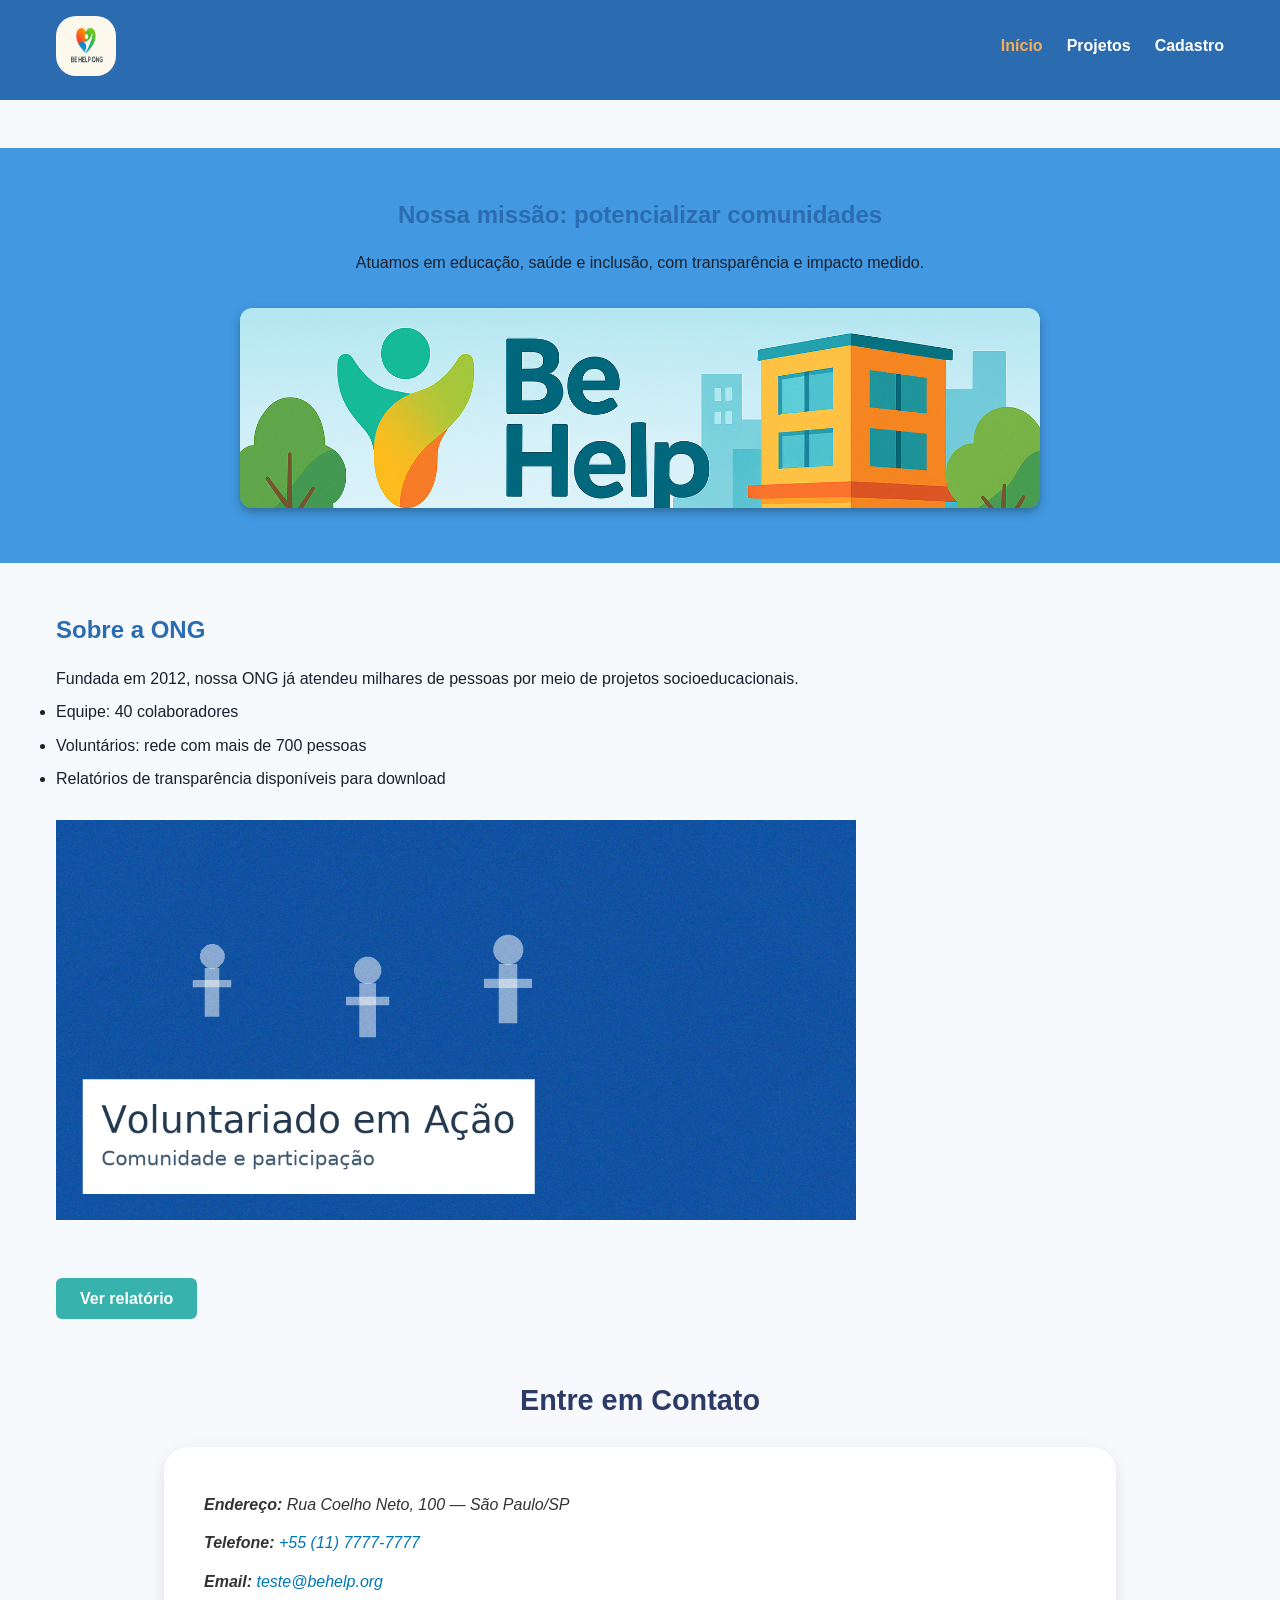
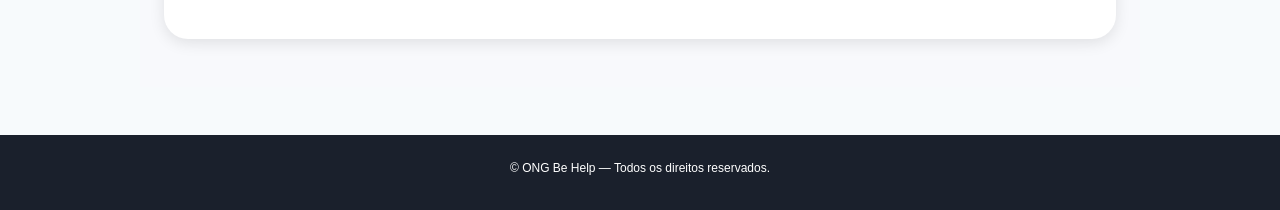
<file: index.html>
<!doctype html>
<html lang="pt-BR">
<head>
  <meta charset="utf-8" />
  <meta name="viewport" content="width=device-width,initial-scale=1" />
  <title>ONG Be Help — Transformando Vidas</title>
  <meta name="description" content="ONG Be Help — missão, projetos e como ajudar" />
  <link rel="stylesheet" href="assets/css/style.min.css">
</head>
<body>
<header class="site-header" role="banner">
  <div class="container header-container">
    <a href="index.html" class="brand" aria-label="Início - ONG Be Help">
      <img src="assets/images/logo.png" class="logo" alt="Logotipo ONG Be Help" />
    </a>
    <button class="menu-toggle" aria-label="Abrir menu" aria-expanded="false" type="button">
      <span class="bar"></span>
      <span class="bar"></span>
      <span class="bar"></span>
    </button>
    <nav class="main-nav" role="navigation" aria-label="Menu principal">
      <ul class="menu">
        <li><a href="index.html" aria-current="page">Início</a></li>
        <li><a href="projetos.html">Projetos</a></li>
        <li><a href="cadastro.html">Cadastro</a></li>
      </ul>
    </nav>
  </div>
</header>
<main id="main" role="main">
  <section class="hero" aria-labelledby="hero-title">
    <div class="container">
      <h1 id="hero-title">Nossa missão: potencializar comunidades</h1>
      <p>Atuamos em educação, saúde e inclusão, com transparência e impacto medido.</p>
      <img class="main-banner" src="assets/images/banner_img.png" alt="Voluntários em ação" loading="lazy" />
    </div>
  </section>
  <section class="about container" aria-labelledby="about-title">
    <h2 id="about-title">Sobre a ONG</h2>
    <p>Fundada em 2012, nossa ONG já atendeu milhares de pessoas por meio de projetos socioeducacionais.</p>
    <ul>
      <li>Equipe: 40 colaboradores</li>
      <li>Voluntários: rede com mais de 700 pessoas</li>
      <li>Relatórios de transparência disponíveis para download</li>
    </ul>
    <div class="container-img">
      <img src="assets/images/voluntariado_real.png" alt="Voluntário em ação" loading="lazy" class="img-voluntario" />
    </div>
    <a href="#"  class="btn" aria-label="Download relatório de transparência">Ver relatório</a>
  </section>
  <section class="contact container" aria-labelledby="contact-title">
    <h2 id="contact-title">Entre em Contato</h2>
    <div class="contact-card">
      <address>
        <p><strong>Endereço:</strong> Rua Coelho Neto, 100 — São Paulo/SP</p>
        <p><strong>Telefone:</strong> <a href="tel:+551177777777">+55 (11) 7777-7777</a></p>
        <p><strong>Email:</strong> <a href="mailto:teste@behelp.org">teste@behelp.org</a></p>
      </address>
    </div>
  </section>
</main>
<footer class="site-footer" role="contentinfo">
  <div class="container">
    <p>&copy; <span id="year"></span> ONG Be Help — Todos os direitos reservados.</p>
  </div>
</footer>
<script src="assets/js/main.min.js"></script>
</body>
</html>
</file>
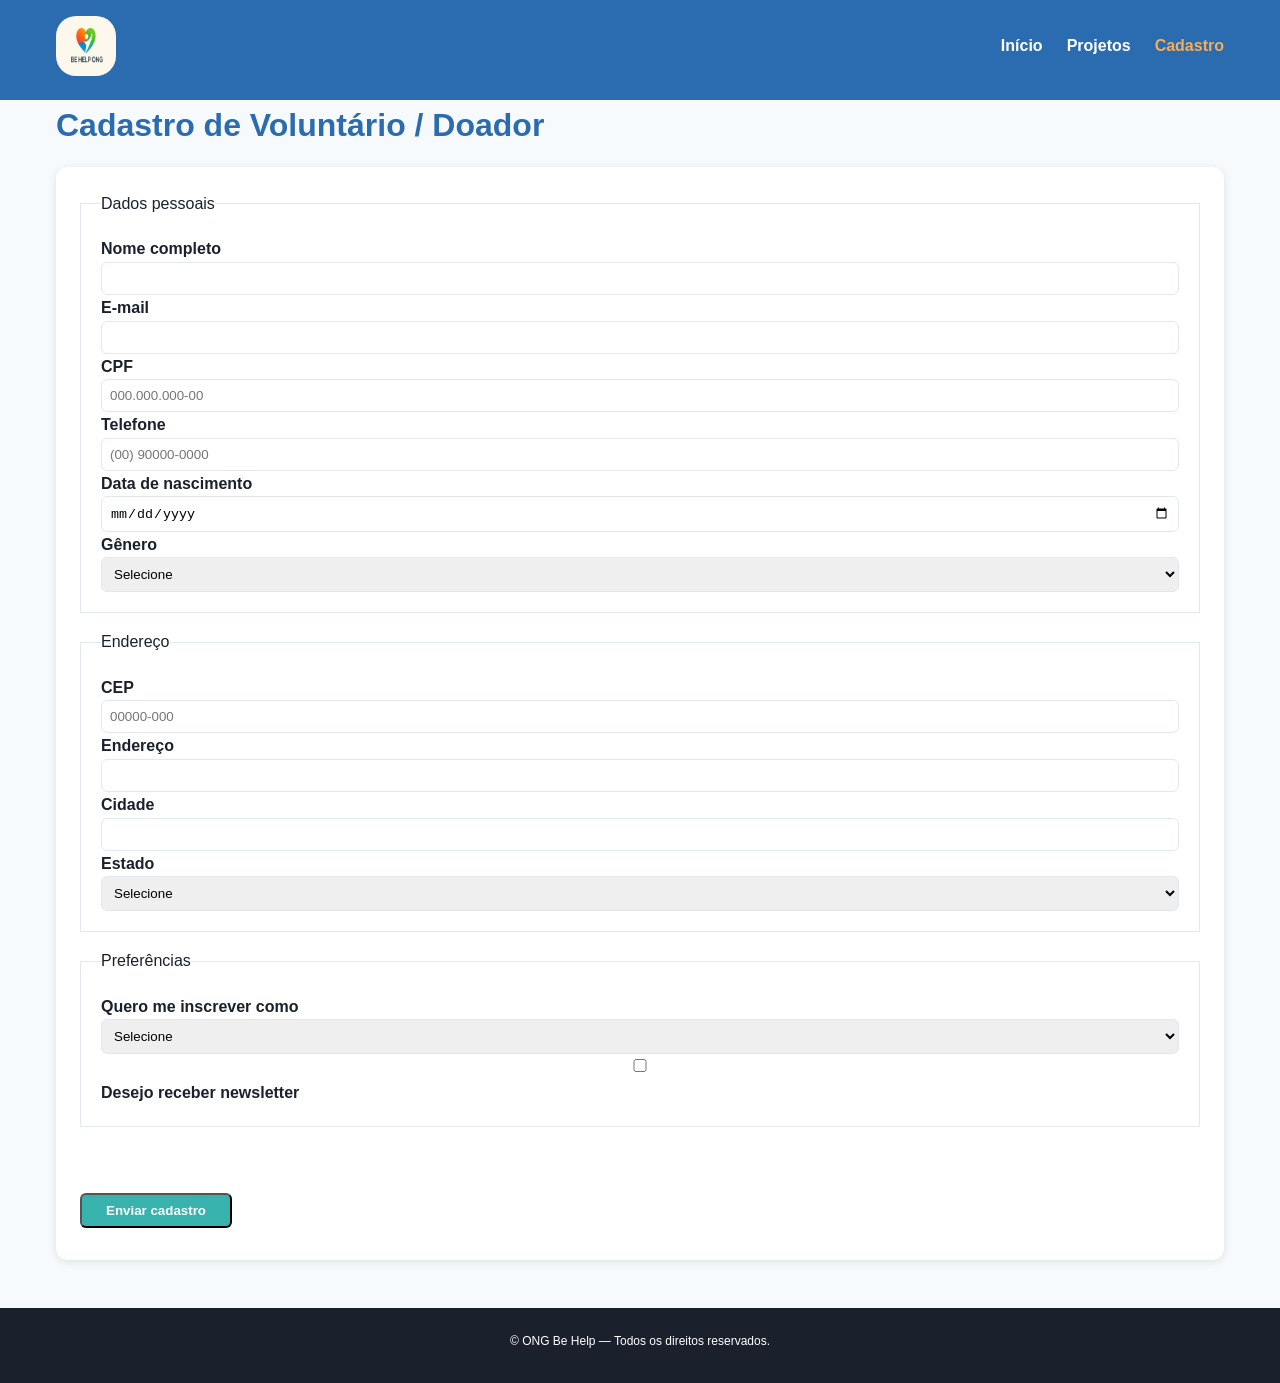
<file: cadastro.html>
<!doctype html>
<html lang="pt-BR">
<head>
  <meta charset="utf-8" />
  <meta name="viewport" content="width=device-width,initial-scale=1" />
  <title>Cadastro — ONG Be Help</title>
  <link rel="stylesheet" href="assets/css/style.min.css">
</head>
<body>
<header class="site-header" role="banner">
  <div class="container header-container">
    <a href="index.html" class="brand" aria-label="Início - ONG Be Help">
      <img src="assets/images/logo.png" class="logo" alt="Logotipo ONG Be Help" />
    </a>

    <button class="menu-toggle" aria-label="Abrir menu" aria-expanded="false" type="button">
      <span class="bar"></span>
      <span class="bar"></span>
      <span class="bar"></span>
    </button>

    <nav class="main-nav" role="navigation" aria-label="Menu principal">
      <ul class="menu">
        <li><a href="index.html">Início</a></li>
        <li><a href="projetos.html">Projetos</a></li>
        <li><a href="cadastro.html" aria-current="page">Cadastro</a></li>
      </ul>
    </nav>
  </div>
</header>

<main class="container" role="main">
  <h1>Cadastro de Voluntário / Doador</h1>

  <form id="cadastroForm" action="#" method="post" novalidate>
<fieldset>
  <legend>Dados pessoais</legend>

  <label for="nome">Nome completo</label>
  <input id="nome" name="nome" type="text" required autocomplete="name" minlength="3" />

  <label for="email">E-mail</label>
  <input id="email" name="email" type="email" required autocomplete="email" />

  <label for="cpf">CPF</label>
  <input id="cpf" name="cpf" type="text" inputmode="numeric" required aria-describedby="cpfHelp"
    pattern="\d{3}\.\d{3}\.\d{3}-\d{2}" placeholder="000.000.000-00" />

  <label for="telefone">Telefone</label>
  <input id="telefone" name="telefone" type="tel" inputmode="tel" required placeholder="(00) 90000-0000" />

  <label for="nascimento">Data de nascimento</label>
  <input id="nascimento" name="nascimento" type="date" required max="2008-12-31" />

  <label for="genero">Gênero</label>
  <select id="genero" name="genero" required>
    <option value="">Selecione</option>
    <option value="masculino">Masculino</option>
    <option value="feminino">Feminino</option>
    <option value="outro">Outro</option>
    <option value="nao_informar">Prefiro não informar</option>
  </select>
</fieldset>


    <fieldset>
      <legend>Endereço</legend>

      <label for="cep">CEP</label>
      <input id="cep" name="cep" type="text" inputmode="numeric" required placeholder="00000-000"
        pattern="\d{5}-\d{3}" />

      <label for="endereco">Endereço</label>
      <input id="endereco" name="endereco" type="text" required />

      <label for="cidade">Cidade</label>
      <input id="cidade" name="cidade" type="text" required />

      <label for="estado">Estado</label>
      <select id="estado" name="estado" required>
        <option value="">Selecione</option>
        <option value="SP">SP</option>
        <option value="RJ">RJ</option>
        <option value="MG">MG</option>
        <option value="BA">BA</option>
        <option value="RS">RS</option>
      </select>
    </fieldset>

    <fieldset>
      <legend>Preferências</legend>

      <label for="tipo">Quero me inscrever como</label>
      <select id="tipo" name="tipo" required>
        <option value="">Selecione</option>
        <option value="voluntario">Voluntário</option>
        <option value="doador">Doador</option>
        <option value="visitante">Visitante</option>
      </select>

      <label>
        <input type="checkbox" name="newsletter" /> Desejo receber newsletter
      </label>
    </fieldset>

    <p><button type="submit" class="btn">Enviar cadastro</button></p>
  </form>
</main>

<footer class="site-footer" role="contentinfo">
  <div class="container">
    <p>&copy; <span id="year"></span> ONG Be Help — Todos os direitos reservados.</p>
  </div>
</footer>

 <script src="assets/js/main.min.js"></script>
</body>
</html>
</file>
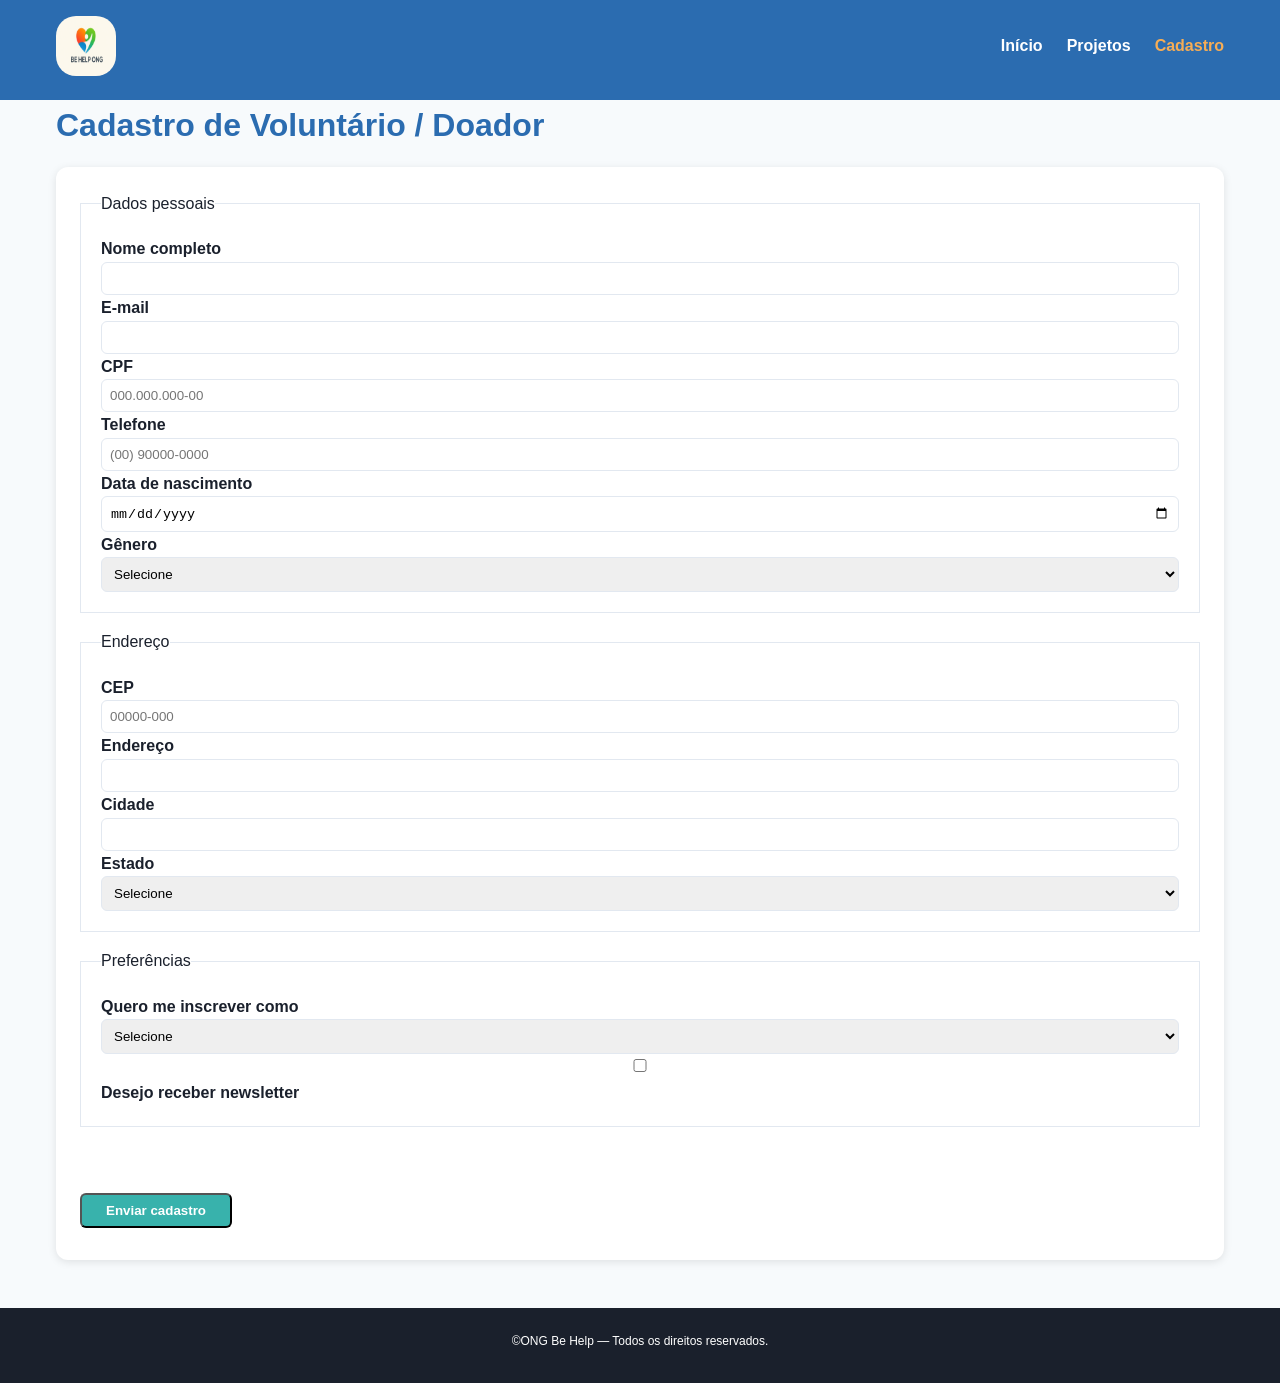
<file: cadastro.min.html>
<!doctype html><html lang="pt-BR"><head><meta charset="utf-8" /><meta name="viewport" content="width=device-width,initial-scale=1" /><title>Cadastro — ONG Be Help</title><link rel="stylesheet" href="assets/css/style.min.css"></head><body><header class="site-header" role="banner"><div class="container header-container"><a href="index.html" class="brand" aria-label="Início - ONG Be Help"><img src="assets/images/logo.png" class="logo" alt="Logotipo ONG Be Help" /></a><button class="menu-toggle" aria-label="Abrir menu" aria-expanded="false" type="button"><span class="bar"></span><span class="bar"></span><span class="bar"></span></button><nav class="main-nav" role="navigation" aria-label="Menu principal"><ul class="menu"><li><a href="index.html">Início</a></li><li><a href="projetos.html">Projetos</a></li><li><a href="cadastro.html" aria-current="page">Cadastro</a></li></ul></nav></div></header><main class="container" role="main"><h1>Cadastro de Voluntário / Doador</h1><form id="cadastroForm" action="#" method="post" novalidate><fieldset><legend>Dados pessoais</legend><label for="nome">Nome completo</label><input id="nome" name="nome" type="text" required autocomplete="name" minlength="3" /><label for="email">E-mail</label><input id="email" name="email" type="email" required autocomplete="email" /><label for="cpf">CPF</label><input id="cpf" name="cpf" type="text" inputmode="numeric" required aria-describedby="cpfHelp"
    pattern="\d{3}\.\d{3}\.\d{3}-\d{2}" placeholder="000.000.000-00" /><label for="telefone">Telefone</label><input id="telefone" name="telefone" type="tel" inputmode="tel" required placeholder="(00) 90000-0000" /><label for="nascimento">Data de nascimento</label><input id="nascimento" name="nascimento" type="date" required max="2008-12-31" /><label for="genero">Gênero</label><select id="genero" name="genero" required><option value="">Selecione</option><option value="masculino">Masculino</option><option value="feminino">Feminino</option><option value="outro">Outro</option><option value="nao_informar">Prefiro não informar</option></select></fieldset><fieldset><legend>Endereço</legend><label for="cep">CEP</label><input id="cep" name="cep" type="text" inputmode="numeric" required placeholder="00000-000"
        pattern="\d{5}-\d{3}" /><label for="endereco">Endereço</label><input id="endereco" name="endereco" type="text" required /><label for="cidade">Cidade</label><input id="cidade" name="cidade" type="text" required /><label for="estado">Estado</label><select id="estado" name="estado" required><option value="">Selecione</option><option value="SP">SP</option><option value="RJ">RJ</option><option value="MG">MG</option><option value="BA">BA</option><option value="RS">RS</option></select></fieldset><fieldset><legend>Preferências</legend><label for="tipo">Quero me inscrever como</label><select id="tipo" name="tipo" required><option value="">Selecione</option><option value="voluntario">Voluntário</option><option value="doador">Doador</option><option value="visitante">Visitante</option></select><label><input type="checkbox" name="newsletter" />Desejo receber newsletter</label></fieldset><p><button type="submit" class="btn">Enviar cadastro</button></p></form></main><footer class="site-footer" role="contentinfo"><div class="container"><p>&copy;<span id="year"></span>ONG Be Help — Todos os direitos reservados.</p></div></footer><script src="assets/js/main.min.js"></script></body></html>
</file>
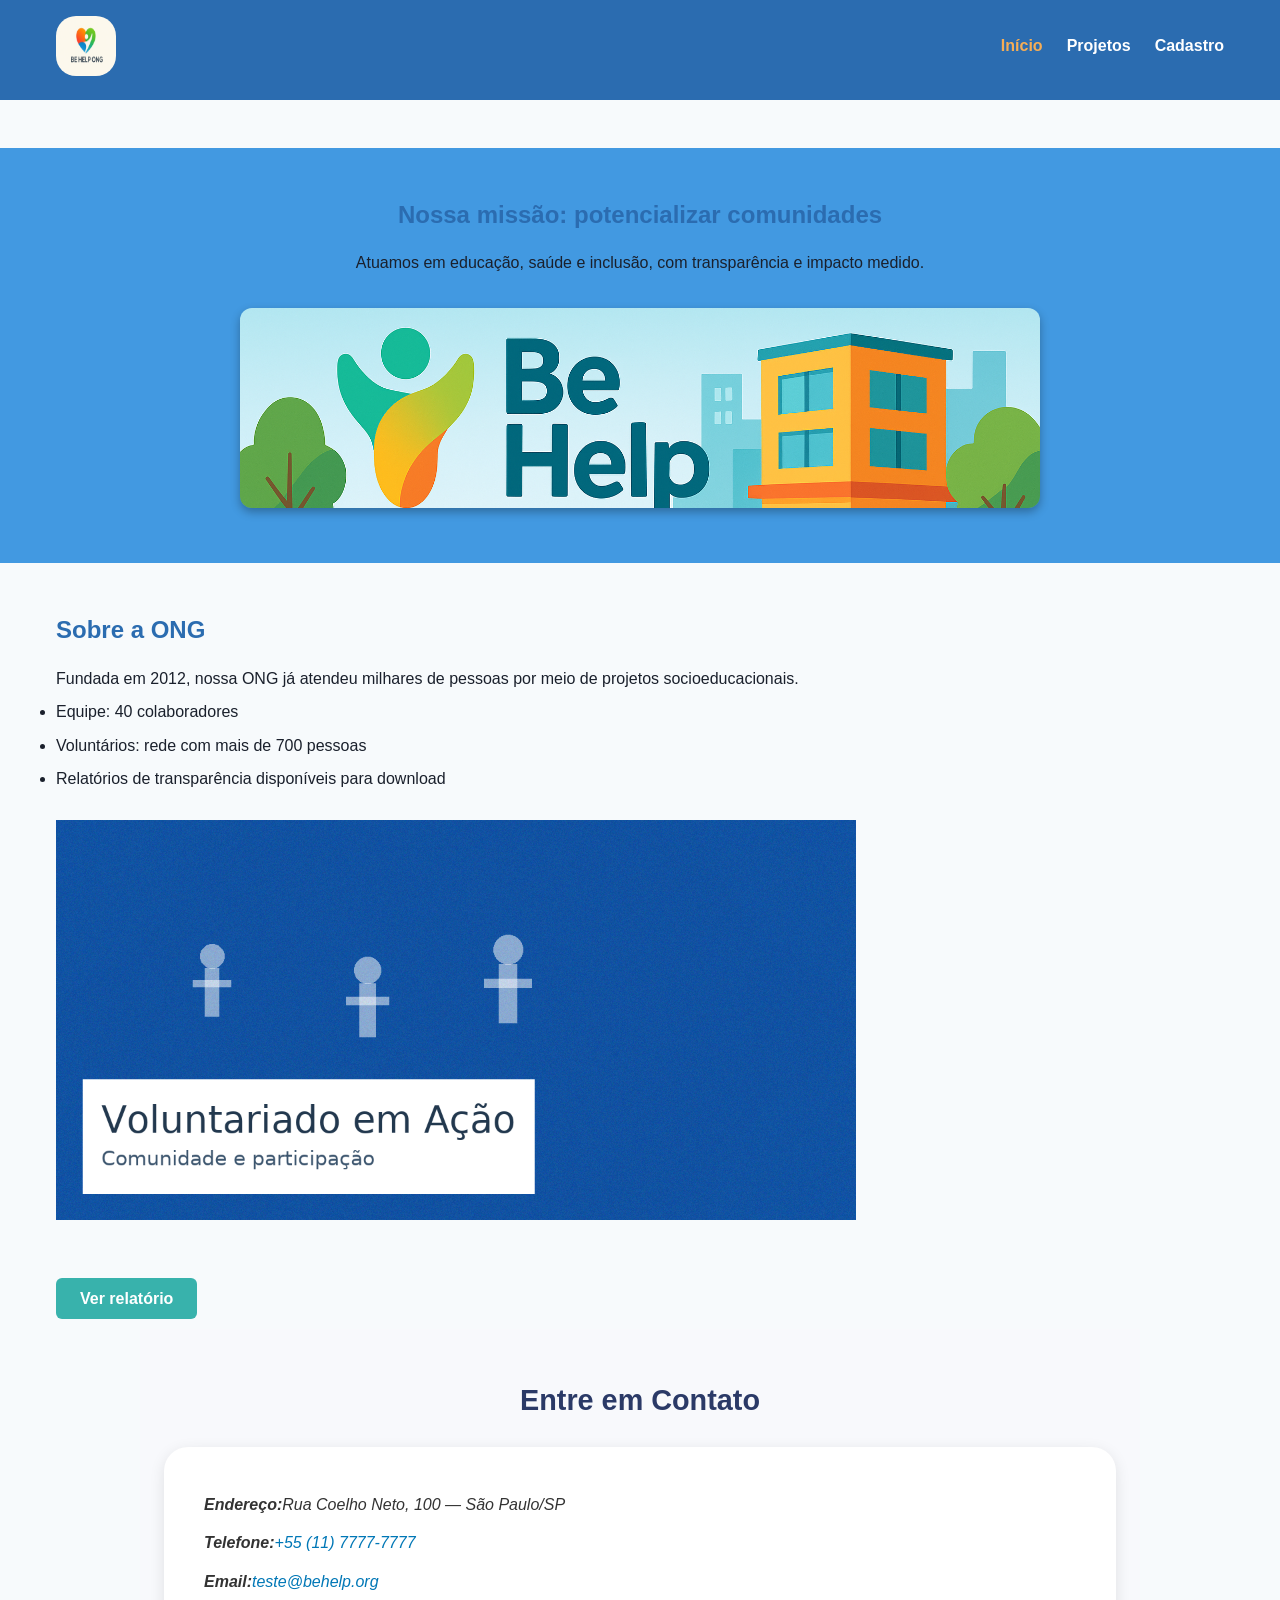
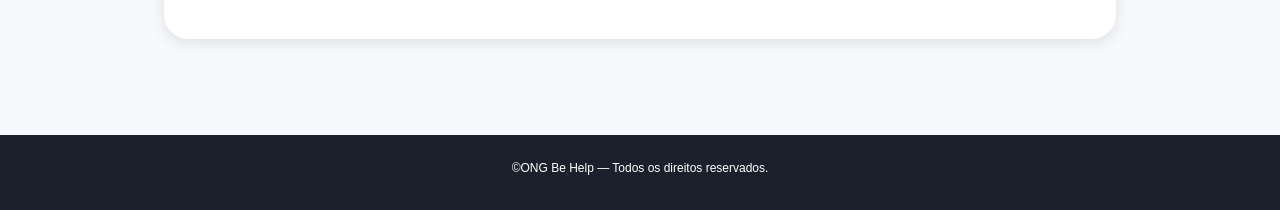
<file: index.min.html>
<!doctype html><html lang="pt-BR"><head><meta charset="utf-8" /><meta name="viewport" content="width=device-width,initial-scale=1" /><title>ONG Be Help — Transformando Vidas</title><meta name="description" content="ONG Be Help — missão, projetos e como ajudar" /><link rel="stylesheet" href="assets/css/style.min.css"></head><body><header class="site-header" role="banner"><div class="container header-container"><a href="index.html" class="brand" aria-label="Início - ONG Be Help"><img src="assets/images/logo.png" class="logo" alt="Logotipo ONG Be Help" /></a><button class="menu-toggle" aria-label="Abrir menu" aria-expanded="false" type="button"><span class="bar"></span><span class="bar"></span><span class="bar"></span></button><nav class="main-nav" role="navigation" aria-label="Menu principal"><ul class="menu"><li><a href="index.html" aria-current="page">Início</a></li><li><a href="projetos.html">Projetos</a></li><li><a href="cadastro.html">Cadastro</a></li></ul></nav></div></header><main id="main" role="main"><section class="hero" aria-labelledby="hero-title"><div class="container"><h1 id="hero-title">Nossa missão: potencializar comunidades</h1><p>Atuamos em educação, saúde e inclusão, com transparência e impacto medido.</p><img class="main-banner" src="assets/images/banner_img.png" alt="Voluntários em ação" loading="lazy" /></div></section><section class="about container" aria-labelledby="about-title"><h2 id="about-title">Sobre a ONG</h2><p>Fundada em 2012, nossa ONG já atendeu milhares de pessoas por meio de projetos socioeducacionais.</p><ul><li>Equipe: 40 colaboradores</li><li>Voluntários: rede com mais de 700 pessoas</li><li>Relatórios de transparência disponíveis para download</li></ul><div class="container-img"><img src="assets/images/voluntariado_real.png" alt="Voluntário em ação" loading="lazy" class="img-voluntario" /></div><a href="#"  class="btn" aria-label="Download relatório de transparência">Ver relatório</a></section><section class="contact container" aria-labelledby="contact-title"><h2 id="contact-title">Entre em Contato</h2><div class="contact-card"><address><p><strong>Endereço:</strong>Rua Coelho Neto, 100 — São Paulo/SP</p><p><strong>Telefone:</strong><a href="tel:+551177777777">+55 (11) 7777-7777</a></p><p><strong>Email:</strong><a href="mailto:teste@behelp.org">teste@behelp.org</a></p></address></div></section></main><footer class="site-footer" role="contentinfo"><div class="container"><p>&copy;<span id="year"></span>ONG Be Help — Todos os direitos reservados.</p></div></footer><script src="assets/js/main.min.js"></script></body></html>
</file>
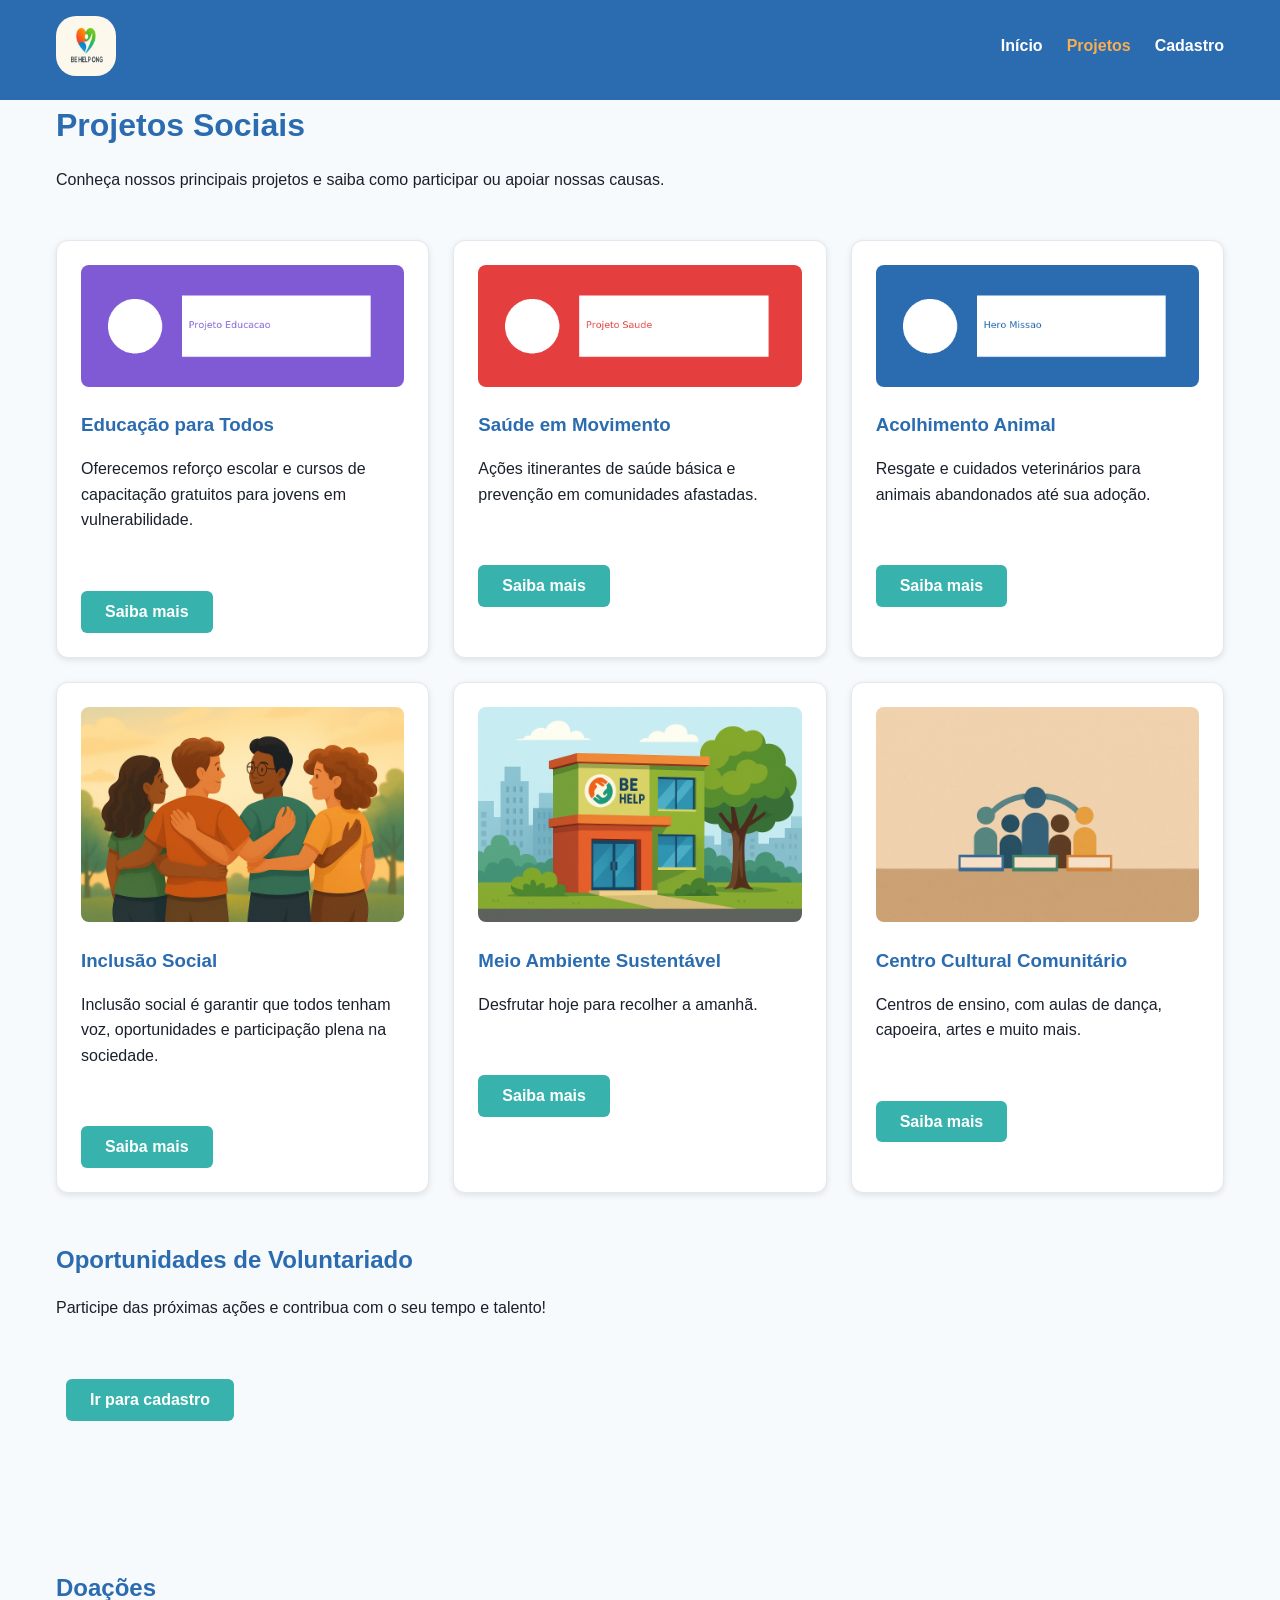
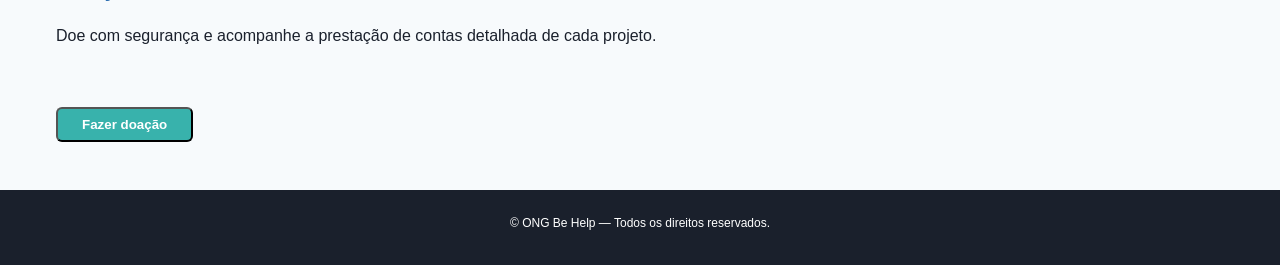
<file: projetos.html>
<!doctype html>
<html lang="pt-BR">
<head>
  <meta charset="utf-8" />
  <meta name="viewport" content="width=device-width,initial-scale=1" />
  <title>Projetos — ONG Be Help</title>
  <meta name="description" content="Projetos sociais da ONG Be Help — conheça, participe e apoie nossas ações." />
  <link rel="stylesheet" href="assets/css/style.min.css">
</head>
<body>
<header class="site-header" role="banner">
  <div class="container header-container">
    <a href="index.html" class="brand" aria-label="Início - ONG Be Help">
      <img src="assets/images/logo.png" class="logo" alt="Logotipo ONG Be Help" />
    </a>
    <button class="menu-toggle" aria-label="Abrir menu" aria-expanded="false" type="button">
      <span class="bar"></span>
      <span class="bar"></span>
      <span class="bar"></span>
    </button>
    <nav class="main-nav" role="navigation" aria-label="Menu principal">
      <ul class="menu">
        <li><a href="index.html">Início</a></li>
        <li><a href="projetos.html" aria-current="page">Projetos</a></li>
        <li><a href="cadastro.html">Cadastro</a></li>
      </ul>
    </nav>
  </div>
</header>
<main class="container" role="main">
  <header class="page-header">
    <h1>Projetos Sociais</h1>
    <p>Conheça nossos principais projetos e saiba como participar ou apoiar nossas causas.</p>
  </header>
  <section class="projects-grid" aria-label="Lista de projetos">
    <template id="project-card-template">
      <article class="project-card">
        <img src="" alt="" class="project-img" loading="lazy" />
        <div class="project-info">
          <h3 class="project-title"></h3>
          <p class="project-desc"></p>
          <a href="#" class="btn project-btn" aria-label="Saiba mais sobre o projeto">Saiba mais</a>
        </div>
      </article>
    </template>
  </section>
  <section id="volunteer" aria-labelledby="vol-title" class="volunteer-section">
    <h2 id="vol-title">Oportunidades de Voluntariado</h2>
    <p>Participe das próximas ações e contribua com o seu tempo e talento!</p>
    <a href="cadastro.html" class="btn btn-cadastro">Ir para cadastro</a>
  </section>
  <section id="donate" aria-labelledby="don-title" class="donate-section">
    <h2 id="don-title">Doações</h2>
    <p>Doe com segurança e acompanhe a prestação de contas detalhada de cada projeto.</p>
    <button class="btn">Fazer doação</button>
  </section>
</main>
<footer class="site-footer" role="contentinfo">
  <div class="container">
    <p>&copy; <span id="year"></span> ONG Be Help — Todos os direitos reservados.</p>
  </div>
</footer>

 

<script src="assets/js/main.js"></script>
</body>
</html>
<body>
  <!--Modal Doação -->
  <div class="overlay" id="modal" role="dialog" aria-modal="true">
    <div class="dialog">
      <header>
        <h2>Fazer doação</h2>
        <button class="close-btn" aria-label="Fechar">&times;</button>
      </header>
      <div class="content">
        <p>Escolha o valor da sua doação:</p>
        <div class="donation-row">
          <button>R$ 10</button>
          <button>R$ 20</button>
          <button>R$ 50</button>
        </div>
        <div class="actions">
          <button class="primary">Confirmar</button>
          <button class="secondary">Cancelar</button>
        </div>
      </div>
    </div>
  </div>

   
</body>
</file>
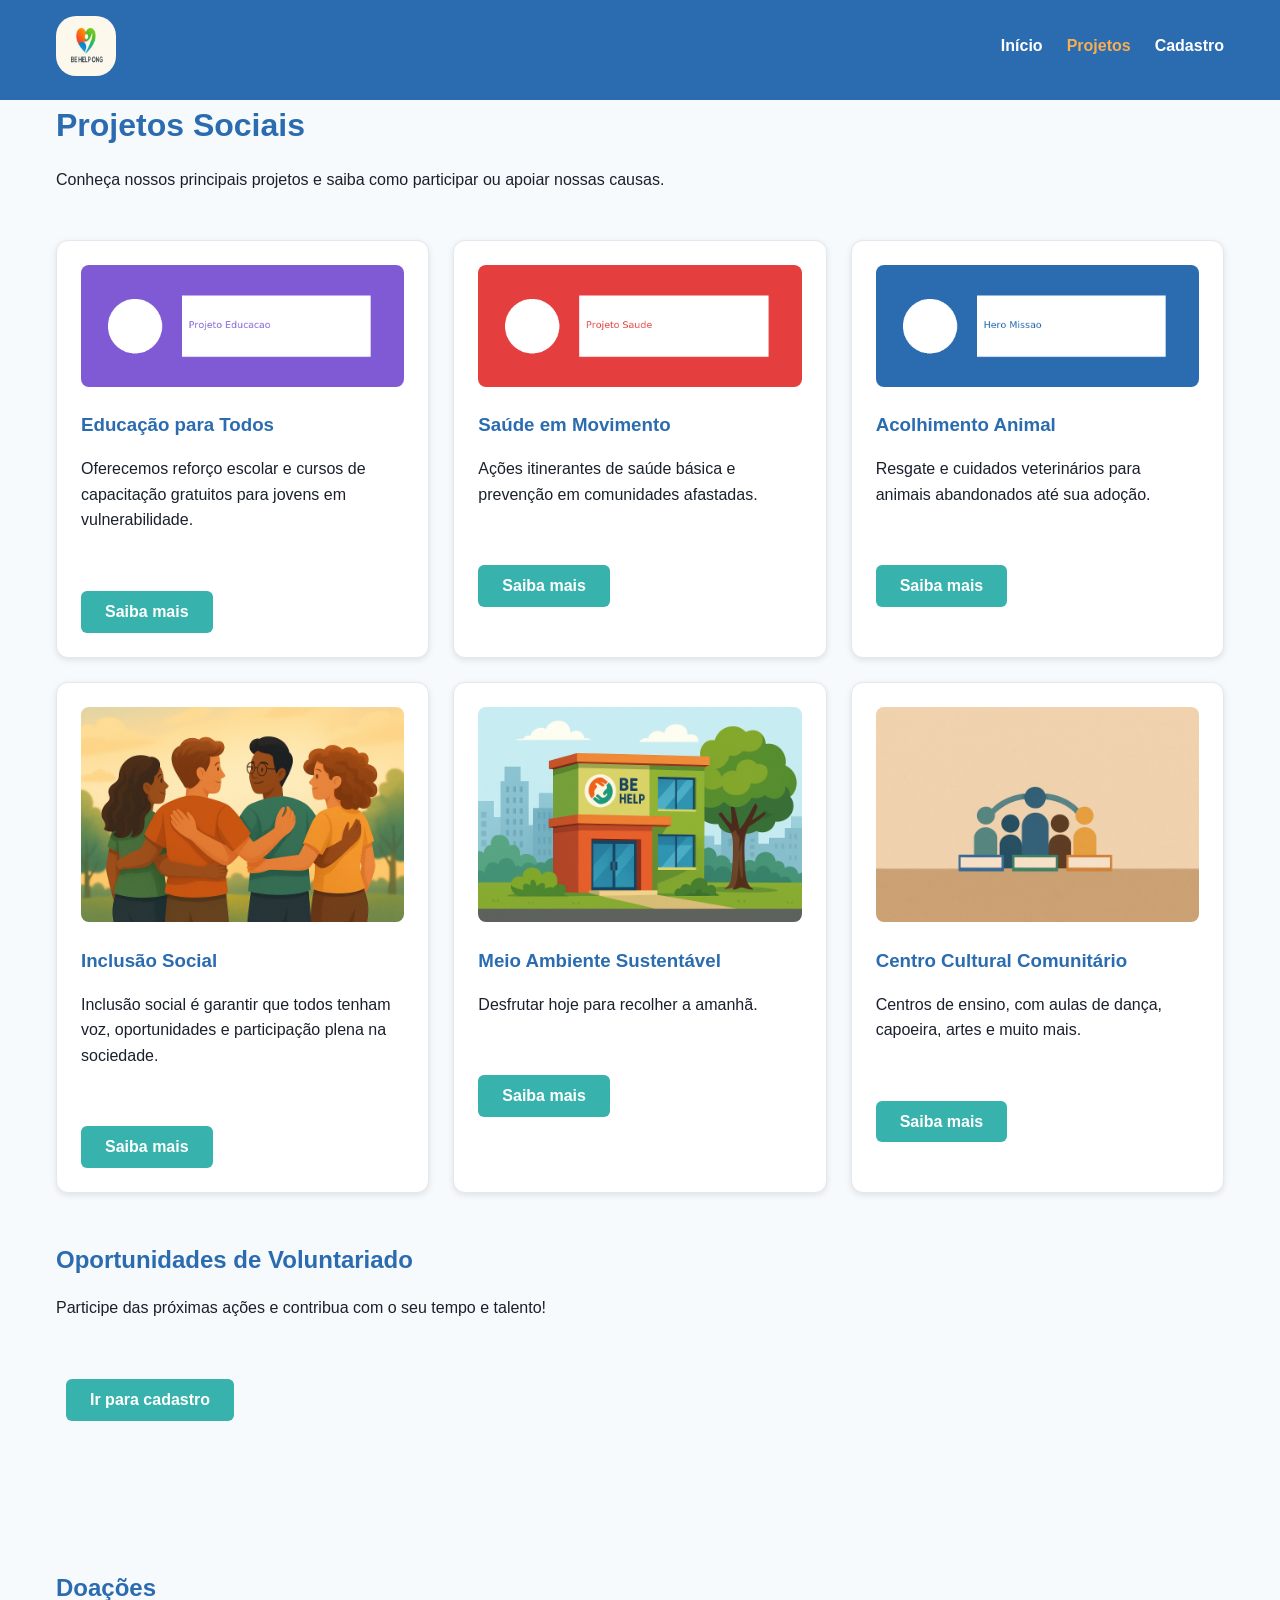
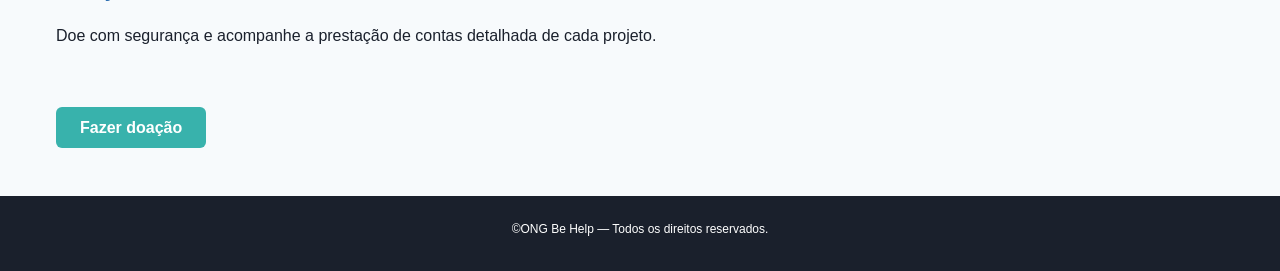
<file: projetos.min.html>
<!doctype html><html lang="pt-BR"><head><meta charset="utf-8" /><meta name="viewport" content="width=device-width,initial-scale=1" /><title>Projetos — ONG Be Help</title><meta name="description" content="Projetos sociais da ONG Be Help — conheça, participe e apoie nossas ações." /><link rel="stylesheet" href="assets/css/style.min.css"></head><body><header class="site-header" role="banner"><div class="container header-container"><a href="index.html" class="brand" aria-label="Início - ONG Be Help"><img src="assets/images/logo.png" class="logo" alt="Logotipo ONG Be Help" /></a><button class="menu-toggle" aria-label="Abrir menu" aria-expanded="false" type="button"><span class="bar"></span><span class="bar"></span><span class="bar"></span></button><nav class="main-nav" role="navigation" aria-label="Menu principal"><ul class="menu"><li><a href="index.html">Início</a></li><li><a href="projetos.html" aria-current="page">Projetos</a></li><li><a href="cadastro.html">Cadastro</a></li></ul></nav></div></header><main class="container" role="main"><header class="page-header"><h1>Projetos Sociais</h1><p>Conheça nossos principais projetos e saiba como participar ou apoiar nossas causas.</p></header><section class="projects-grid" aria-label="Lista de projetos"><template id="project-card-template"><article class="project-card"><img src="" alt="" class="project-img" loading="lazy" /><div class="project-info"><h3 class="project-title"></h3><p class="project-desc"></p><a href="#" class="btn project-btn" aria-label="Saiba mais sobre o projeto">Saiba mais</a></div></article></template></section><section id="volunteer" aria-labelledby="vol-title" class="volunteer-section"><h2 id="vol-title">Oportunidades de Voluntariado</h2><p>Participe das próximas ações e contribua com o seu tempo e talento!</p><a href="cadastro.html" class="btn btn-cadastro">Ir para cadastro</a></section><section id="donate" aria-labelledby="don-title" class="donate-section"><h2 id="don-title">Doações</h2><p>Doe com segurança e acompanhe a prestação de contas detalhada de cada projeto.</p><a href="#" class="btn">Fazer doação</a></section></main><footer class="site-footer" role="contentinfo"><div class="container"><p>&copy;<span id="year"></span>ONG Be Help — Todos os direitos reservados.</p></div></footer><script src="assets/js/main.min.js"></script></body></html>
</file>
<file: assets/css/style.min.css>
:root{--color-primary:#2b6cb0;--color-primary-light:#4299e1;--color-secondary:#38b2ac;--color-accent:#f6ad55;--color-danger:#e53e3e;--color-success:#48bb78;--color-neutral-100:#f7fafc;--color-neutral-300:#e2e8f0;--color-neutral-600:#718096;--color-neutral-900:#1a202c;--font-base:'Segoe UI',Roboto,Arial,sans-serif;--font-size-xs:.8rem;--font-size-sm:.9rem;--font-size-md:1rem;--font-size-lg:1.4rem;--font-size-xl:2rem;--space-1:8px;--space-2:16px;--space-3:24px;--space-4:32px;--space-5:48px;--space-6:64px;--container-width:1200px;--radius:8px;--shadow:0 4px 8px rgba(0,0,0,.1)}*{margin:0;padding:0;box-sizing:border-box}body{font-family:var(--font-base);font-size:var(--font-size-md);color:var(--color-neutral-900);background-color:var(--color-neutral-100);line-height:1.6}.container{max-width:var(--container-width);margin:0 auto;padding:0 var(--space-2)}.site-header{background:var(--color-primary);color:#fff;padding:var(--space-2) 0}.site-header .container{display:flex;justify-content:space-between;align-items:center}.main-nav ul{display:flex;gap:var(--space-3);list-style:none}.main-nav a{color:#fff;text-decoration:none;font-weight:600;transition:.3s}.main-nav a:hover,.main-nav a[aria-current=page]{color:var(--color-accent)}.hero{background:var(--color-primary-light);color:#fff;text-align:center;padding:var(--space-5) var(--space-2)}.hero img{width:100%;max-width:800px;border-radius:12px;margin-top:var(--space-3);box-shadow:0 4px 10px rgba(0,0,0,.3)}.alert{padding:var(--space-2);border-radius:var(--radius);margin:var(--space-2) 0;font-weight:700;text-align:center}.alert.success{background:var(--color-success);color:#fff}.alert.error{background:var(--color-danger);color:#fff}section{margin:var(--space-5) 0}.error-msg{font-size:.85rem;color:red;margin-left:4px}.contact{margin-top:10px;text-align:center;padding:3rem 1.5rem;background:#f8f9fc;max-width:1000px}.contact h2{font-size:1.8rem;color:#2b3a67;margin-bottom:1.5rem}.contact-card{display:inline-block;background:#fff;padding:2rem 2.5rem;border-radius:1.5rem;box-shadow:0 4px 15px rgba(0,0,0,.1);width:100%;text-align:left;transition:transform .3s ease,box-shadow .3s ease}.contact-card:hover,.contact-card:focus-within{transform:translateY(-5px);box-shadow:0 6px 20px rgba(0,0,0,.15)}.contact-card p{margin:.8rem 0;font-size:1rem;color:#333}.contact-card a{color:#0077b6;text-decoration:none;font-weight:500}.contact-card a:hover{text-decoration:underline}.projects-grid{display:grid;grid-template-columns:repeat(auto-fit,minmax(300px,1fr));gap:var(--space-3)}.grid{display:grid;grid-template-columns:repeat(12,1fr);gap:var(--spacing-md)}[class*=col-]{grid-column:span 12}.project-card{background:#fff;border:1px solid var(--color-neutral-300);border-radius:12px;padding:var(--space-3);box-shadow:0 2px 6px rgba(0,0,0,.1);transition:transform .3s}.project-card:hover,.project-card:focus-within{transform:translateY(-4px);box-shadow:0 6px 20px rgba(0,0,0,.15)}.project-card img{width:100%;border-radius:8px;margin-bottom:var(--space-2)}.main-banner{width:1200px;height:200px;object-fit:cover}form{display:grid;gap:var(--space-2);background:#fff;padding:var(--space-3);border-radius:12px;box-shadow:0 2px 8px rgba(0,0,0,.1)}fieldset{padding:20px;border:1px solid var(--color-neutral-300)}label{font-weight:600;margin-top:var(--space-1)}input,select{padding:var(--space-1);border:1px solid var(--color-neutral-300);border-radius:6px;width:100%}input:focus,select:focus{outline:2px solid var(--color-primary-light)}button.btn{width:fit-content}.btn,.btn-secondary{display:inline-block;padding:var(--space-1) var(--space-3);border-radius:6px;font-weight:700;text-decoration:none;transition:.3s;margin-top:10px}.btn{background:var(--color-secondary);color:#fff;margin-top:50px}.btn-cadastro{margin-bottom:100px;margin-left:10px}.btn:hover{background:var(--color-primary)}.btn-secondary{background:var(--color-accent);color:#222}.btn-secondary:hover{background:var(--color-primary-light);color:#fff}.site-footer{background:var(--color-neutral-900);color:#fff;text-align:center;padding:var(--space-3);margin-top:var(--space-5)}.site-footer p,#year2{color:#fff;font-size:12px}#year2{margin-right:10px;margin-left:2px}.logo{width:60px;height:60px;border-radius:20px}h1,h2,h3{font-weight:700;color:var(--color-primary);margin-bottom:var(--space-2)}p,li{color:var(--color-neutral-900);margin-bottom:var(--space-1)}.img-voluntario{width:800px;height:400px;margin-top:20px}@media (max-width:1024px){.hero{padding:var(--space-4)}.img-voluntario{width:100%;height:auto;margin-top:20px}}@media (max-width:768px){.main-nav ul{flex-direction:column;background:var(--color-primary);text-align:center}.img-voluntario{width:100%;height:auto;margin-top:20px}.container{padding:0 var(--space-1)}}@media (max-width:480px){h1{font-size:var(--font-size-lg)}.hero img{max-width:100%}}.menu-toggle{display:none;flex-direction:column;justify-content:center;gap:5px;width:32px;height:32px;background:none;border:none;cursor:pointer;margin-left:50px}.menu-toggle .bar{height:3px;width:100%;background:#fff;border-radius:3px;transition:.3s}.menu-toggle.active .bar:nth-child(1){transform:rotate(45deg) translateY(8px)}.menu-toggle.active .bar:nth-child(2){opacity:0}.menu-toggle.active .bar:nth-child(3){transform:rotate(-45deg) translateY(-8px)}.main-nav{display:flex}@media (max-width:768px){.menu-toggle{display:flex}.main-nav{position:absolute;top:70px;right:0;background:var(--color-primary);width:100%;flex-direction:column;align-items:center;gap:var(--space-2);padding:var(--space-3) 0;transform:translateY(-100%);opacity:0;pointer-events:none;transition:.4s ease}.main-nav.open{transform:translateY(0);opacity:1;pointer-events:auto}.main-nav a{font-size:var(--font-size-lg)}}a:focus,button:focus,input:focus,select:focus{outline:3px solid var(--color-accent);outline-offset:2px}.main-nav a:focus{background-color:var(--color-primary-light);color:#fff}/* ========================================================= Modal Doação ========================================================= */.overlay{position:fixed;inset:0;display:flex;align-items:center;justify-content:center;padding:1.5rem;background:var(--overlay);opacity:0;pointer-events:none;transition:opacity .22s ease;z-index:999999}.overlay.open{opacity:1;pointer-events:auto}.dialog{width:100%;max-width:520px;background:#f1f1f1;border-radius:12px;padding:1.25rem 1.25rem 1.5rem;box-shadow:0 18px 50px rgba(11,16,32,.27);transform:translateY(8px) scale(.995);transition:transform .22s ease,opacity .22s ease}.overlay.open .dialog{transform:none}.dialog header{display:flex;align-items:center;justify-content:space-between;margin-bottom:.5rem}.dialog h2{margin:0;font-size:1.125rem}.close-btn{background:transparent;border:0;padding:6px;border-radius:6px;cursor:pointer}.close-btn:focus{outline:3px solid rgba(0,0,0,.08)}.dialog .content{margin-top:.25rem}.donation-row{display:flex;gap:.5rem;flex-wrap:wrap;margin-top:1rem}.donation-row button{flex:1 1 30%;padding:.6rem;border-radius:8px;border:1px solid #e6e9f2;background:#fff;cursor:pointer}.donation-row button[aria-pressed="true"]{border-color:var(--accent);box-shadow:0 6px 20px rgba(0,105,255,.12)}.actions{display:flex;gap:.5rem;margin-top:1rem}.actions .primary{flex:1;padding:.75rem;border-radius:8px;border:0;background:#0077b6;color:#fff;font-weight:600;cursor:pointer}.actions .secondary{flex:1;padding:.75rem;border-radius:8px;border:1px solid #cfd6ee;background:transparent;cursor:pointer}.sr-only{position:absolute!important;width:1px!important;height:1px!important;padding:0!important;margin:-1px!important;overflow:hidden!important;clip:rect(0,0,0,0)!important;white-space:nowrap!important;border:0!important}@media (max-width:520px){.dialog{padding:1rem}}
</file>
